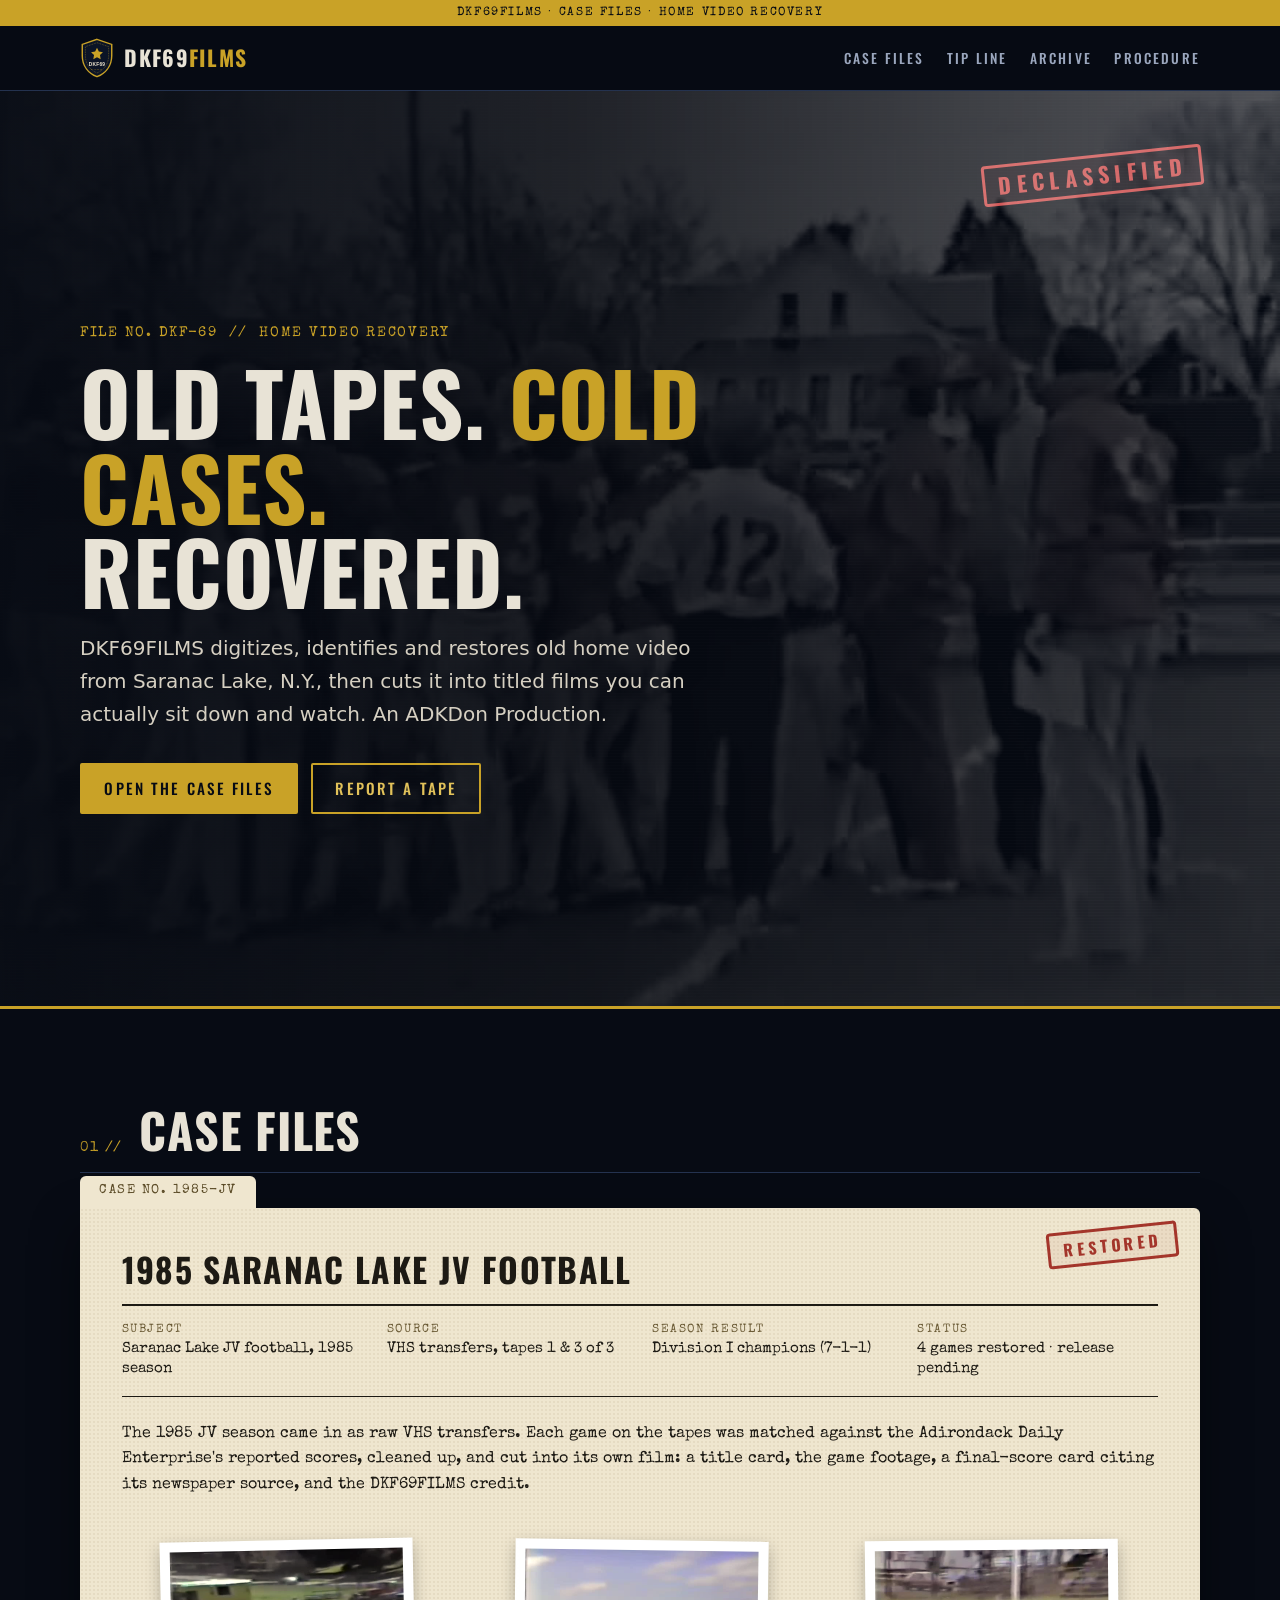
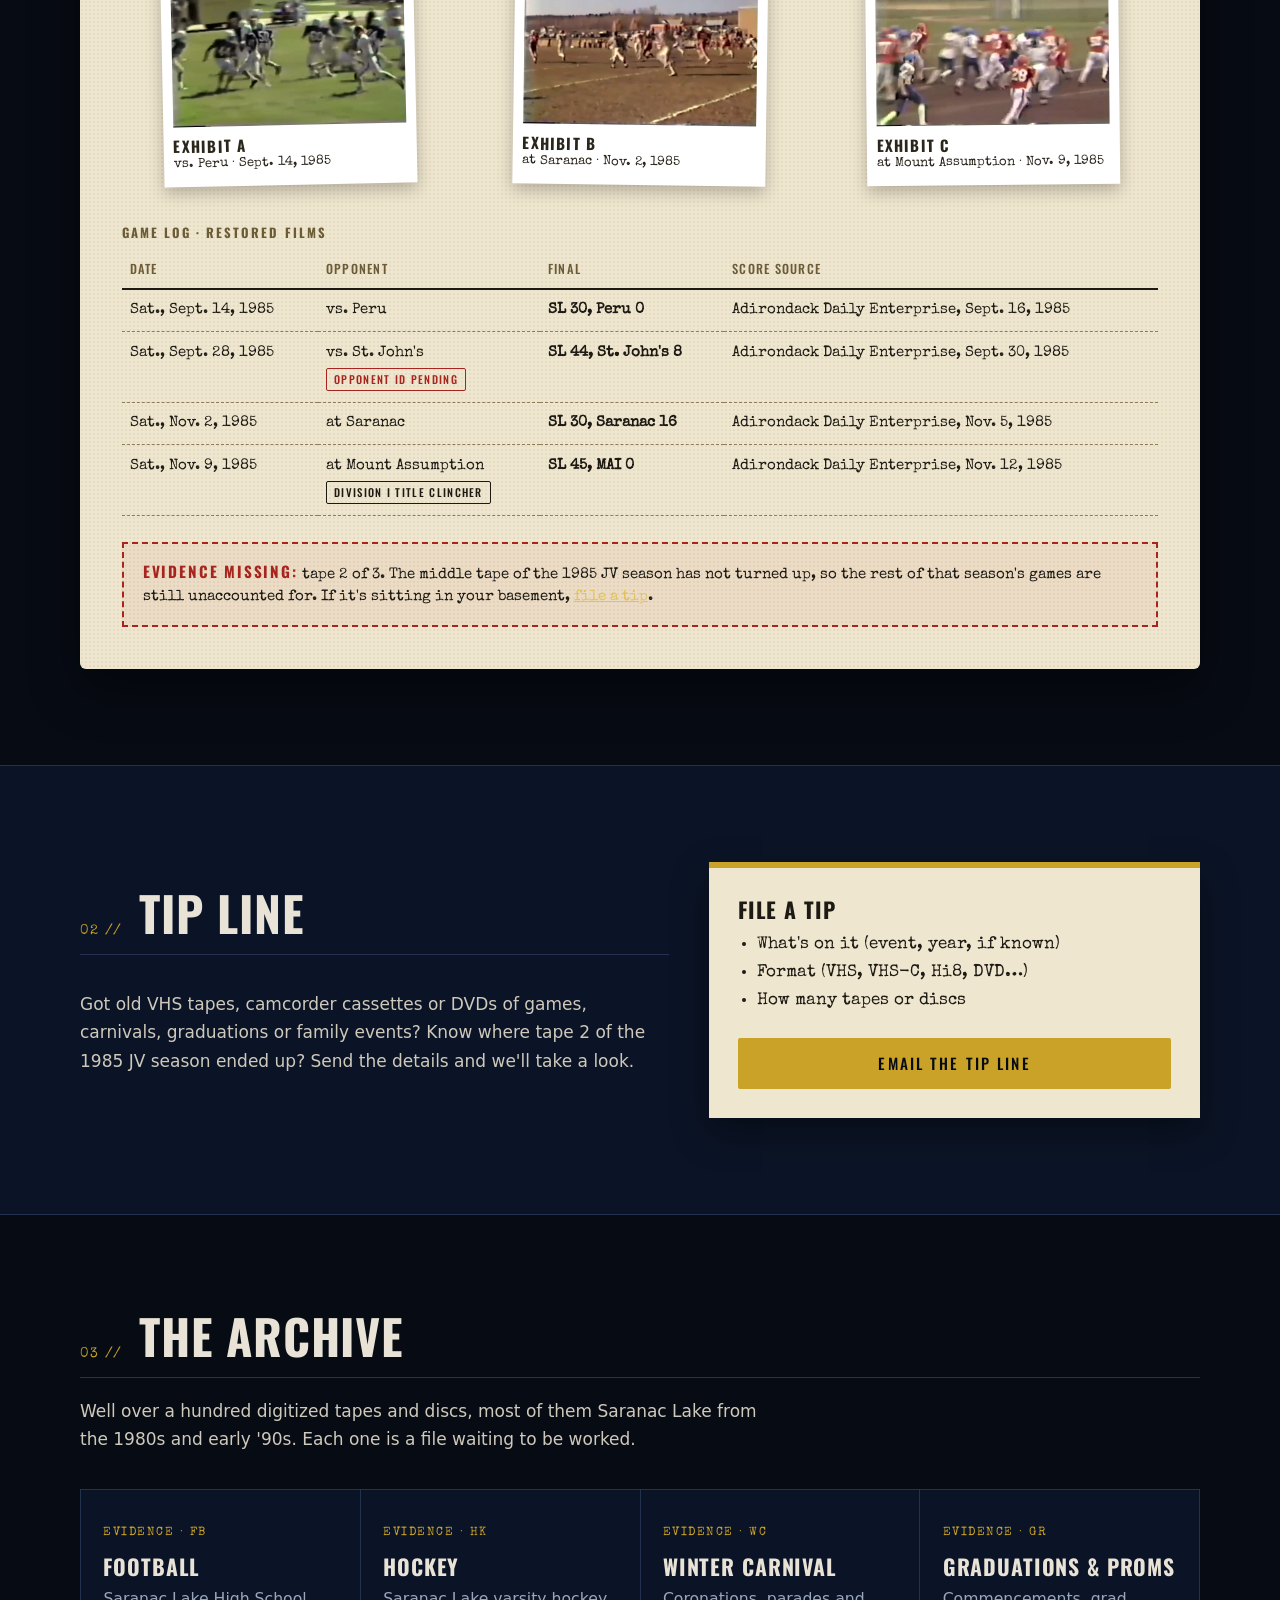
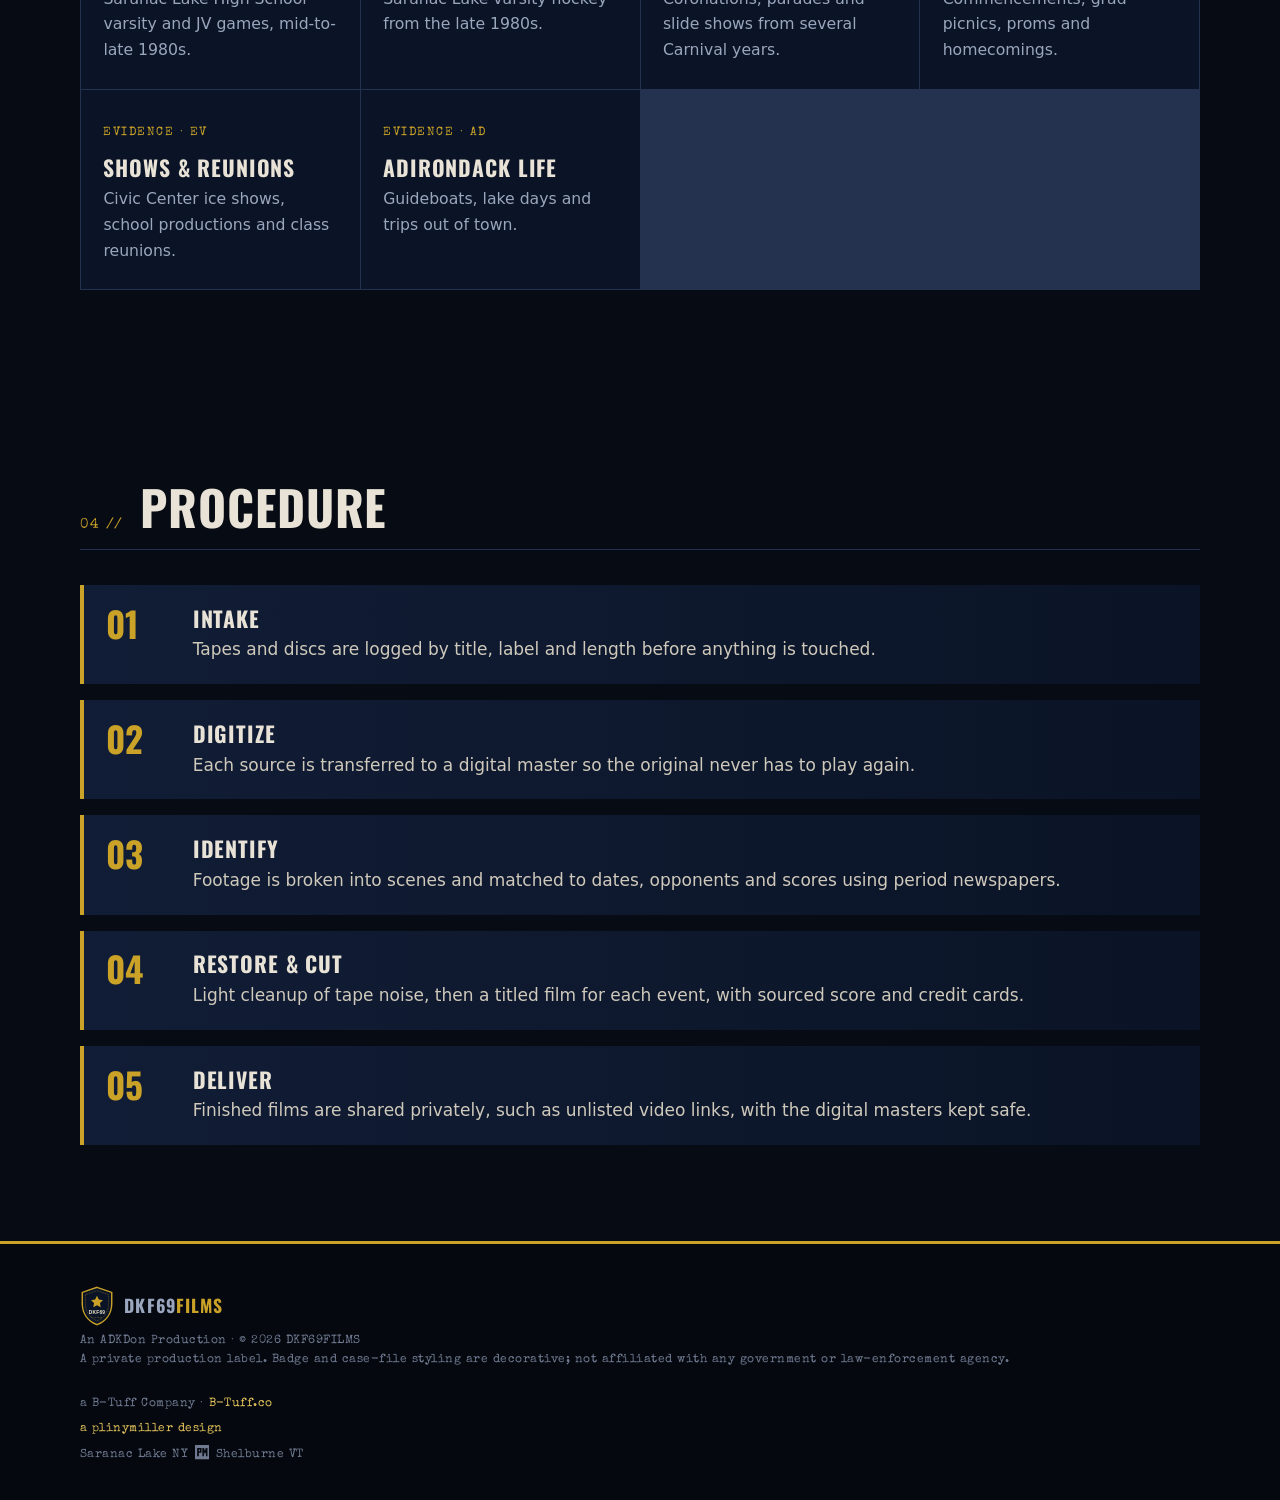
<file: index.html>
<!doctype html>
<html lang="en">
<head>
<meta charset="utf-8">
<meta name="viewport" content="width=device-width, initial-scale=1">
<title>DKF69FILMS · Home Video Recovery &amp; Restoration · Saranac Lake, N.Y.</title>
<meta name="description" content="DKF69FILMS recovers, identifies and restores old home video from Saranac Lake, N.Y., and cuts it into titled films. Case file: the 1985 Saranac Lake JV football season. An ADKDon Production.">
<link rel="canonical" href="https://dkf69films.com/">
<meta name="theme-color" content="#070b14">
<link rel="icon" href="/favicon.svg" type="image/svg+xml">
<link rel="icon" href="/favicon-32.png" sizes="32x32" type="image/png">
<link rel="apple-touch-icon" href="/apple-touch-icon.png">
<meta property="og:type" content="website">
<meta property="og:site_name" content="DKF69FILMS">
<meta property="og:title" content="DKF69FILMS · Old tapes. Cold cases. Recovered.">
<meta property="og:description" content="Home video recovery and restoration from Saranac Lake, N.Y. An ADKDon Production.">
<meta property="og:url" content="https://dkf69films.com/">
<meta property="og:image" content="https://dkf69films.com/assets/img/og.jpg">
<meta property="og:image:width" content="1200">
<meta property="og:image:height" content="630">
<meta property="og:image:alt" content="DKF69FILMS badge over a 1985 VHS football still">
<meta name="twitter:card" content="summary_large_image">
<meta name="twitter:title" content="DKF69FILMS · Old tapes. Cold cases. Recovered.">
<meta name="twitter:description" content="Home video recovery and restoration from Saranac Lake, N.Y. An ADKDon Production.">
<meta name="twitter:image" content="https://dkf69films.com/assets/img/og.jpg">
<link rel="preload" href="/assets/fonts/oswald-latin.woff2" as="font" type="font/woff2" crossorigin>
<link rel="preload" href="/assets/img/hero-huddle.jpg" as="image" fetchpriority="high">
<link rel="stylesheet" href="/assets/site.css">
<script type="application/ld+json">
{"@context":"https://schema.org","@type":"Organization","name":"DKF69FILMS","url":"https://dkf69films.com/","logo":"https://dkf69films.com/apple-touch-icon.png","description":"Home video recovery and restoration from Saranac Lake, N.Y. An ADKDon Production."}
</script>
</head>
<body>
<a class="skip" href="#main">Skip to content</a>
<div class="strip" role="note">DKF69FILMS · Case files · Home video recovery</div>

<header class="hdr">
  <div class="wrap">
    <a class="brand" href="/" aria-label="DKF69FILMS home">
      <img src="/assets/badge.svg" alt="" width="34" height="40">
      <b>DKF69<span>FILMS</span></b>
    </a>
    <nav aria-label="Main">
      <ul class="nav">
        <li><a href="#case-files">Case Files</a></li>
        <li><a href="#tip-line">Tip Line</a></li>
        <li><a href="#archive">Archive</a></li>
        <li><a href="#procedure">Procedure</a></li>
      </ul>
    </nav>
  </div>
</header>

<main id="main">
  <section class="hero" aria-labelledby="hero-title">
    <img class="bg" src="/assets/img/hero-huddle.jpg" alt="" width="1280" height="960" fetchpriority="high">
    <span class="stamp" aria-hidden="true">Declassified</span>
    <div class="wrap">
      <p class="kicker">File No. DKF-69 &nbsp;//&nbsp; Home video recovery</p>
      <h1 id="hero-title">Old tapes. <em>Cold cases.</em> Recovered.</h1>
      <p class="lede">DKF69FILMS digitizes, identifies and restores old home video from Saranac Lake, N.Y., then cuts it into titled films you can actually sit down and watch. An ADKDon Production.</p>
      <div class="btns">
        <a class="btn" href="#case-files">Open the case files</a>
        <a class="btn ghost" href="#tip-line">Report a tape</a>
      </div>
    </div>
  </section>

  <section id="case-files" aria-labelledby="cf-title">
    <div class="wrap">
      <div class="sec-hd"><span class="no">01 //</span><h2 id="cf-title">Case Files</h2></div>

      <article class="folder" data-tab="Case No. 1985-JV" aria-labelledby="case-1985">
        <span class="stamp" aria-hidden="true">Restored</span>
        <h3 id="case-1985">1985 Saranac Lake JV Football</h3>
        <dl class="meta">
          <div><dt>Subject</dt><dd>Saranac Lake JV football, 1985 season</dd></div>
          <div><dt>Source</dt><dd>VHS transfers, tapes 1 &amp; 3 of 3</dd></div>
          <div><dt>Season result</dt><dd>Division I champions (7-1-1)</dd></div>
          <div><dt>Status</dt><dd>4 games restored · release pending</dd></div>
        </dl>
        <p>The 1985 JV season came in as raw VHS transfers. Each game on the tapes was matched against the Adirondack Daily Enterprise's reported scores, cleaned up, and cut into its own film: a title card, the game footage, a final-score card citing its newspaper source, and the DKF69FILMS credit.</p>

        <div class="exhibits">
          <figure class="exhibit" style="--r:-1.2deg">
            <img src="/assets/img/still-1.jpg" alt="Players at the line of scrimmage, vs. Peru, 1985 (VHS still)" width="640" height="480" loading="lazy" decoding="async">
            <figcaption><b>Exhibit A</b>vs. Peru · Sept. 14, 1985</figcaption>
          </figure>
          <figure class="exhibit" style="--r:.8deg">
            <img src="/assets/img/still-3.jpg" alt="A play in progress, at Saranac, 1985 (VHS still)" width="640" height="480" loading="lazy" decoding="async">
            <figcaption><b>Exhibit B</b>at Saranac · Nov. 2, 1985</figcaption>
          </figure>
          <figure class="exhibit" style="--r:-.6deg">
            <img src="/assets/img/still-2.jpg" alt="Players on the field at Mount Assumption, 1985 (VHS still)" width="640" height="480" loading="lazy" decoding="async">
            <figcaption><b>Exhibit C</b>at Mount Assumption · Nov. 9, 1985</figcaption>
          </figure>
        </div>

        <table class="log">
          <caption>Game log · restored films</caption>
          <thead><tr><th scope="col">Date</th><th scope="col">Opponent</th><th scope="col">Final</th><th scope="col">Score source</th></tr></thead>
          <tbody>
            <tr><td>Sat., Sept. 14, 1985</td><td>vs. Peru</td><td class="score">SL 30, Peru 0</td><td>Adirondack Daily Enterprise, Sept. 16, 1985</td></tr>
            <tr><td>Sat., Sept. 28, 1985</td><td>vs. St. John's <br><span class="tag warn">Opponent ID pending</span></td><td class="score">SL 44, St. John's 8</td><td>Adirondack Daily Enterprise, Sept. 30, 1985</td></tr>
            <tr><td>Sat., Nov. 2, 1985</td><td>at Saranac</td><td class="score">SL 30, Saranac 16</td><td>Adirondack Daily Enterprise, Nov. 5, 1985</td></tr>
            <tr><td>Sat., Nov. 9, 1985</td><td>at Mount Assumption <br><span class="tag">Division I title clincher</span></td><td class="score">SL 45, MAI 0</td><td>Adirondack Daily Enterprise, Nov. 12, 1985</td></tr>
          </tbody>
        </table>

        <div class="missing" role="note">
          <strong>Evidence missing:</strong> tape 2 of 3. The middle tape of the 1985 JV season has not turned up, so the rest of that season's games are still unaccounted for. If it's sitting in your basement, <a href="#tip-line">file a tip</a>.
        </div>
      </article>
    </div>
  </section>

  <section id="tip-line" class="tip" aria-labelledby="tip-title">
    <div class="wrap">
      <div>
        <div class="sec-hd"><span class="no">02 //</span><h2 id="tip-title">Tip Line</h2></div>
        <p>Got old VHS tapes, camcorder cassettes or DVDs of games, carnivals, graduations or family events? Know where tape 2 of the 1985 JV season ended up? Send the details and we'll take a look.</p>
      </div>
      <div class="card">
        <h3>File a tip</h3>
        <ul>
          <li>What's on it (event, year, if known)</li>
          <li>Format (VHS, VHS-C, Hi8, DVD…)</li>
          <li>How many tapes or discs</li>
        </ul>
        <a class="btn" href="mailto:info@b-tuff.co?subject=DKF69FILMS%20tip">Email the tip line</a>
      </div>
    </div>
  </section>

  <section id="archive" aria-labelledby="ar-title">
    <div class="wrap">
      <div class="sec-hd"><span class="no">03 //</span><h2 id="ar-title">The Archive</h2></div>
      <p class="intro">Well over a hundred digitized tapes and discs, most of them Saranac Lake from the 1980s and early '90s. Each one is a file waiting to be worked.</p>
      <div class="grid">
        <div class="cell"><span class="code">EVIDENCE · FB</span><h3>Football</h3><p>Saranac Lake High School varsity and JV games, mid-to-late 1980s.</p></div>
        <div class="cell"><span class="code">EVIDENCE · HK</span><h3>Hockey</h3><p>Saranac Lake varsity hockey from the late 1980s.</p></div>
        <div class="cell"><span class="code">EVIDENCE · WC</span><h3>Winter Carnival</h3><p>Coronations, parades and slide shows from several Carnival years.</p></div>
        <div class="cell"><span class="code">EVIDENCE · GR</span><h3>Graduations &amp; Proms</h3><p>Commencements, grad picnics, proms and homecomings.</p></div>
        <div class="cell"><span class="code">EVIDENCE · EV</span><h3>Shows &amp; Reunions</h3><p>Civic Center ice shows, school productions and class reunions.</p></div>
        <div class="cell"><span class="code">EVIDENCE · AD</span><h3>Adirondack Life</h3><p>Guideboats, lake days and trips out of town.</p></div>
      </div>
    </div>
  </section>

  <section id="procedure" aria-labelledby="pr-title">
    <div class="wrap">
      <div class="sec-hd"><span class="no">04 //</span><h2 id="pr-title">Procedure</h2></div>
      <ol class="steps">
        <li><div><h3>Intake</h3><p>Tapes and discs are logged by title, label and length before anything is touched.</p></div></li>
        <li><div><h3>Digitize</h3><p>Each source is transferred to a digital master so the original never has to play again.</p></div></li>
        <li><div><h3>Identify</h3><p>Footage is broken into scenes and matched to dates, opponents and scores using period newspapers.</p></div></li>
        <li><div><h3>Restore &amp; cut</h3><p>Light cleanup of tape noise, then a titled film for each event, with sourced score and credit cards.</p></div></li>
        <li><div><h3>Deliver</h3><p>Finished films are shared privately, such as unlisted video links, with the digital masters kept safe.</p></div></li>
      </ol>
    </div>
  </section>
</main>

<footer class="ftr">
  <div class="wrap">
    <div>
      <a class="brand" href="/" aria-label="DKF69FILMS home"><img src="/assets/badge.svg" alt="" width="28" height="33" loading="lazy"><b>DKF69<span>FILMS</span></b></a>
      <small>An ADKDon Production · © 2026 DKF69FILMS<br>A private production label. Badge and case-file styling are decorative; not affiliated with any government or law-enforcement agency.</small>
    </div>
    <div>
      <small class="credit">a B-Tuff Company · <a href="https://b-tuff.co/">B-Tuff.co</a></small>
      <small class="credit"><a href="https://plinymiller.com">a plinymiller design</a></small>
      <small class="credit pm-loc">Saranac Lake NY <svg class="pm-mark" xmlns="http://www.w3.org/2000/svg" viewBox="0 0 16 16" width="1.15em" height="1.15em" role="img" aria-label="Pliny Miller" focusable="false"><title>Pliny Miller</title><path fill="currentColor" fill-rule="evenodd" d="M0 0H16V16H0ZM2.4 3.4H7.3V8.6H4.3V12.6H2.4ZM4.3 5.1V6.9H5.5V5.1ZM8.2 3.4H10.1L11.05 6.6L12 3.4H13.9V12.6H12.2V7.4L11.05 10.4L9.9 7.4V12.6H8.2Z"/></svg> Shelburne VT</small>
    </div>
  </div>
</footer>
</body>
</html>
</file>
<file: assets/site.css>
@font-face{font-family:"Oswald";src:url(fonts/oswald-latin.woff2) format("woff2");font-weight:200 700;font-display:swap}
@font-face{font-family:"Special Elite";src:url(fonts/special-elite-latin.woff2) format("woff2");font-weight:400;font-display:swap}
:root{
  --ink:#070b14;--navy:#0b1426;--navy-2:#111d36;--line:#24324f;
  --gold:#c9a227;--gold-2:#e2c25a;--paper:#efe6cf;--paper-2:#e4d8b8;--text:#e8e3d6;--muted:#9aa6bd;
  --red:#a8251f;
  --sans:"Oswald","Arial Narrow",Impact,sans-serif;
  --type:"Special Elite","Courier New",Courier,monospace;
  --body:system-ui,-apple-system,"Segoe UI",Roboto,Helvetica,Arial,sans-serif;
  --wrap:1120px;
}
*,*::before,*::after{box-sizing:border-box}
html{scroll-behavior:smooth;-webkit-text-size-adjust:100%}
@media (prefers-reduced-motion:reduce){html{scroll-behavior:auto}*{animation:none!important;transition:none!important}}
body{margin:0;background:var(--ink);color:var(--text);font:400 1.0625rem/1.65 var(--body)}
img{max-width:100%;height:auto;display:block}
a{color:var(--gold-2)}
a:hover{color:#fff}
:focus-visible{outline:3px solid var(--gold);outline-offset:3px}
.wrap{width:min(100% - 2.5rem,var(--wrap));margin-inline:auto}
.skip{position:absolute;left:-999px;top:0;background:var(--gold);color:var(--ink);padding:.6rem 1rem;z-index:99;font-weight:700}
.skip:focus{left:1rem;top:1rem}
.sr{position:absolute;width:1px;height:1px;overflow:hidden;clip:rect(0 0 0 0);white-space:nowrap}

/* top strip */
.strip{background:var(--gold);color:var(--ink);font:500 .72rem/1 var(--type);letter-spacing:.14em;text-transform:uppercase;text-align:center;padding:.45rem .5rem}

/* header */
.hdr{position:sticky;top:0;z-index:20;background:rgba(7,11,20,.92);backdrop-filter:blur(8px);border-bottom:1px solid var(--line)}
.hdr .wrap{display:flex;align-items:center;justify-content:space-between;gap:1rem;min-height:64px}
.brand{display:flex;align-items:center;gap:.65rem;text-decoration:none;color:var(--text)}
.brand img{width:34px;height:40px}
.brand b{font:700 1.35rem/1 var(--sans);letter-spacing:.06em}
.brand b span{color:var(--gold)}
.nav{display:flex;gap:1.4rem;list-style:none;margin:0;padding:0}
.nav a{font:500 .85rem/1 var(--sans);letter-spacing:.16em;text-transform:uppercase;color:var(--muted);text-decoration:none;padding:.5rem 0}
.nav a:hover{color:var(--gold-2)}
@media (max-width:680px){.nav{gap:.9rem}.nav li:nth-child(n+3){display:none}.brand b{font-size:1.15rem}}

/* hero */
.hero{position:relative;isolation:isolate;overflow:hidden;border-bottom:3px solid var(--gold)}
.hero picture,.hero>img{position:absolute;inset:0;z-index:-2}
.hero img.bg{width:100%;height:100%;object-fit:cover;filter:grayscale(.85) contrast(1.1) brightness(.55) sepia(.25)}
.hero::before{content:"";position:absolute;inset:0;z-index:-1;background:
  linear-gradient(90deg,rgba(7,11,20,.96) 0%,rgba(7,11,20,.82) 45%,rgba(11,20,38,.45) 100%),
  repeating-linear-gradient(0deg,rgba(255,255,255,.03) 0 1px,transparent 1px 3px)}
.hero .wrap{padding:clamp(4rem,11vw,8.5rem) 0 clamp(3.5rem,8vw,6rem)}
.kicker{font:400 .9rem/1.4 var(--type);color:var(--gold);letter-spacing:.12em;text-transform:uppercase;margin:0 0 1rem}
.hero h1{font:700 clamp(2.6rem,7.5vw,5.4rem)/.98 var(--sans);text-transform:uppercase;letter-spacing:.01em;margin:0 0 1.2rem;max-width:14ch}
.hero h1 em{font-style:normal;color:var(--gold)}
.hero p.lede{font-size:clamp(1.05rem,2vw,1.25rem);max-width:40rem;color:#d6d0c2;margin:0 0 2rem}
.stamp{display:inline-block;font:700 1rem/1 var(--sans);letter-spacing:.25em;text-transform:uppercase;color:var(--red);border:3px solid var(--red);padding:.45rem .8rem .4rem;transform:rotate(-6deg);border-radius:4px;opacity:.9;mix-blend-mode:screen;background:rgba(168,37,31,.06)}
.hero .stamp{position:absolute;right:clamp(1rem,6vw,5rem);top:clamp(1.5rem,6vw,4rem);font-size:clamp(.9rem,2vw,1.35rem);color:#e0473f;border-color:#e0473f}
.btns{display:flex;flex-wrap:wrap;gap:.8rem}
.btn{display:inline-flex;align-items:center;gap:.5rem;font:500 .95rem/1 var(--sans);letter-spacing:.14em;text-transform:uppercase;text-decoration:none;padding:1rem 1.4rem;border:2px solid var(--gold);color:var(--ink);background:var(--gold);border-radius:2px}
.btn:hover{background:var(--gold-2);color:var(--ink)}
.btn.ghost{background:transparent;color:var(--gold-2)}
.btn.ghost:hover{background:rgba(201,162,39,.12);color:#fff}

/* sections */
section{padding:clamp(3.5rem,8vw,6rem) 0}
.sec-hd{display:flex;align-items:baseline;gap:1rem;flex-wrap:wrap;margin-bottom:2.2rem;border-bottom:1px solid var(--line);padding-bottom:1rem}
.sec-hd .no{font:400 .85rem/1 var(--type);color:var(--gold);letter-spacing:.1em}
h2{font:700 clamp(1.9rem,4.5vw,3rem)/1.05 var(--sans);text-transform:uppercase;margin:0;letter-spacing:.02em}
h3{font:700 1.35rem/1.15 var(--sans);text-transform:uppercase;letter-spacing:.04em;margin:0 0 .5rem}
.intro{max-width:44rem;color:#cfc9bb;margin:-1rem 0 2.2rem}

/* case file folder */
.folder{position:relative;background:var(--paper);color:#1d1a14;border-radius:0 6px 6px 6px;padding:clamp(1.4rem,4vw,2.6rem);box-shadow:0 20px 50px rgba(0,0,0,.45);margin-top:2.2rem;
  background-image:radial-gradient(rgba(120,90,40,.08) 1px,transparent 1px);background-size:4px 4px}
.folder::before{content:attr(data-tab);position:absolute;left:0;top:-2rem;height:2rem;padding:.55rem 1.2rem 0;background:var(--paper);border-radius:6px 6px 0 0;font:400 .8rem/1 var(--type);letter-spacing:.12em;color:#5a4a26;text-transform:uppercase}
.folder .stamp{position:absolute;right:1.4rem;top:1.2rem;mix-blend-mode:multiply;color:var(--red);border-color:var(--red)}
.meta{display:grid;grid-template-columns:repeat(auto-fit,minmax(170px,1fr));gap:.6rem 1.5rem;font:400 .92rem/1.4 var(--type);border-top:2px solid #1d1a14;border-bottom:1px solid #1d1a14;padding:1rem 0;margin:1rem 0 1.6rem}
.meta dt{font-size:.72rem;letter-spacing:.14em;text-transform:uppercase;color:#6b5b36}
.meta dd{margin:0}
.folder h3{font-size:clamp(1.5rem,3.5vw,2.1rem);padding-right:8rem}
.folder p{font-family:var(--type);font-size:.98rem;line-height:1.6}
.exhibits{display:grid;grid-template-columns:repeat(auto-fit,minmax(230px,1fr));gap:1.2rem;margin:1.6rem 0}
.exhibit{background:#fff;padding:.6rem .6rem .8rem;box-shadow:0 6px 16px rgba(0,0,0,.25);transform:rotate(var(--r,0deg))}
.exhibit img{aspect-ratio:4/3;object-fit:cover;width:100%;filter:sepia(.25) contrast(1.05)}
.exhibit figcaption{font:400 .82rem/1.35 var(--type);margin-top:.55rem;color:#2b261c}
.exhibit figcaption b{display:block;font-family:var(--sans);font-weight:700;letter-spacing:.08em;text-transform:uppercase;font-size:.95rem}
.log{width:100%;border-collapse:collapse;font:400 .92rem/1.4 var(--type);margin-top:.5rem}
.log caption{text-align:left;font:700 .8rem/1 var(--sans);letter-spacing:.16em;text-transform:uppercase;color:#6b5b36;padding-bottom:.6rem}
.log th,.log td{text-align:left;padding:.65rem .5rem;border-bottom:1px dashed #8d7c55;vertical-align:top}
.log th{font-family:var(--sans);font-weight:500;letter-spacing:.1em;text-transform:uppercase;font-size:.78rem;color:#6b5b36;border-bottom:2px solid #1d1a14}
.log .score{white-space:nowrap;font-weight:700}
.tag{display:inline-block;font:500 .68rem/1 var(--sans);letter-spacing:.12em;text-transform:uppercase;padding:.3rem .45rem;border:1.5px solid currentColor;border-radius:2px;margin-top:.3rem}
.tag.warn{color:var(--red)}
.redact{background:#1d1a14;color:#1d1a14;border-radius:1px;padding:0 .2em;user-select:none}
.missing{margin-top:1.6rem;border:2px dashed var(--red);padding:1rem 1.2rem;font:400 .95rem/1.5 var(--type);background:rgba(168,37,31,.05)}
.missing strong{font-family:var(--sans);letter-spacing:.12em;text-transform:uppercase;color:var(--red)}
@media (max-width:600px){
  .folder h3{padding-right:0;margin-top:2.4rem}
  .log thead{display:none}
  .log tr{display:grid;grid-template-columns:1fr auto;gap:.1rem .8rem;border-bottom:1px dashed #8d7c55;padding:.7rem 0}
  .log td{border:0;padding:0}
  .log td:nth-child(1){grid-column:1/-1;font-size:.8rem;color:#6b5b36}
  .log td:nth-child(4){grid-column:1/-1;font-size:.82rem}
}

/* evidence / archive */
.grid{display:grid;grid-template-columns:repeat(auto-fit,minmax(240px,1fr));gap:1px;background:var(--line);border:1px solid var(--line)}
.cell{background:var(--navy);padding:1.6rem 1.4rem}
.cell .code{font:400 .78rem/1 var(--type);color:var(--gold);letter-spacing:.12em}
.cell h3{margin:.7rem 0 .4rem}
.cell p{margin:0;color:var(--muted);font-size:.98rem}

/* procedure */
.steps{counter-reset:s;list-style:none;margin:0;padding:0;display:grid;gap:1rem}
.steps li{counter-increment:s;display:grid;grid-template-columns:4.2rem 1fr;gap:1.2rem;align-items:start;background:linear-gradient(90deg,var(--navy-2),var(--navy));border-left:4px solid var(--gold);padding:1.3rem 1.4rem}
.steps li::before{content:counter(s,decimal-leading-zero);font:700 2.2rem/1 var(--sans);color:var(--gold)}
.steps h3{margin:0 0 .3rem}
.steps p{margin:0;color:#cfc9bb}

/* tip line */
.tip{background:var(--navy);border-block:1px solid var(--line)}
.tip .wrap{display:grid;grid-template-columns:1.2fr 1fr;gap:2.5rem;align-items:center}
@media (max-width:820px){.tip .wrap{grid-template-columns:1fr}}
.tip p{color:#cfc9bb}
.card{background:var(--paper);color:#1d1a14;padding:1.8rem;font-family:var(--type);border-top:6px solid var(--gold);box-shadow:0 14px 34px rgba(0,0,0,.4)}
.card h3{color:#1d1a14}
.card ul{margin:.6rem 0 1.4rem;padding-left:1.2rem}
.card .btn{width:100%;justify-content:center}

/* footer */
.ftr{padding:2.6rem 0 2.2rem;border-top:3px solid var(--gold);background:#05080f;color:var(--muted);font-size:.92rem}
.ftr .wrap{display:flex;flex-wrap:wrap;gap:1.2rem 2rem;justify-content:space-between;align-items:center}
.ftr .brand b{font-size:1.1rem}
.ftr a{color:var(--muted)}
.ftr a:hover{color:var(--gold-2)}
.ftr small{display:block;font:400 .78rem/1.5 var(--type);letter-spacing:.04em;margin-top:.4rem;color:#6f7a90}
.credit a{color:var(--gold-2);text-decoration:none}
.credit a:hover{text-decoration:underline}
.pm-loc{white-space:nowrap}.pm-mark{display:inline-block;width:1.15em;height:1.15em;vertical-align:-.2em;margin:0 .15em}
</file>
